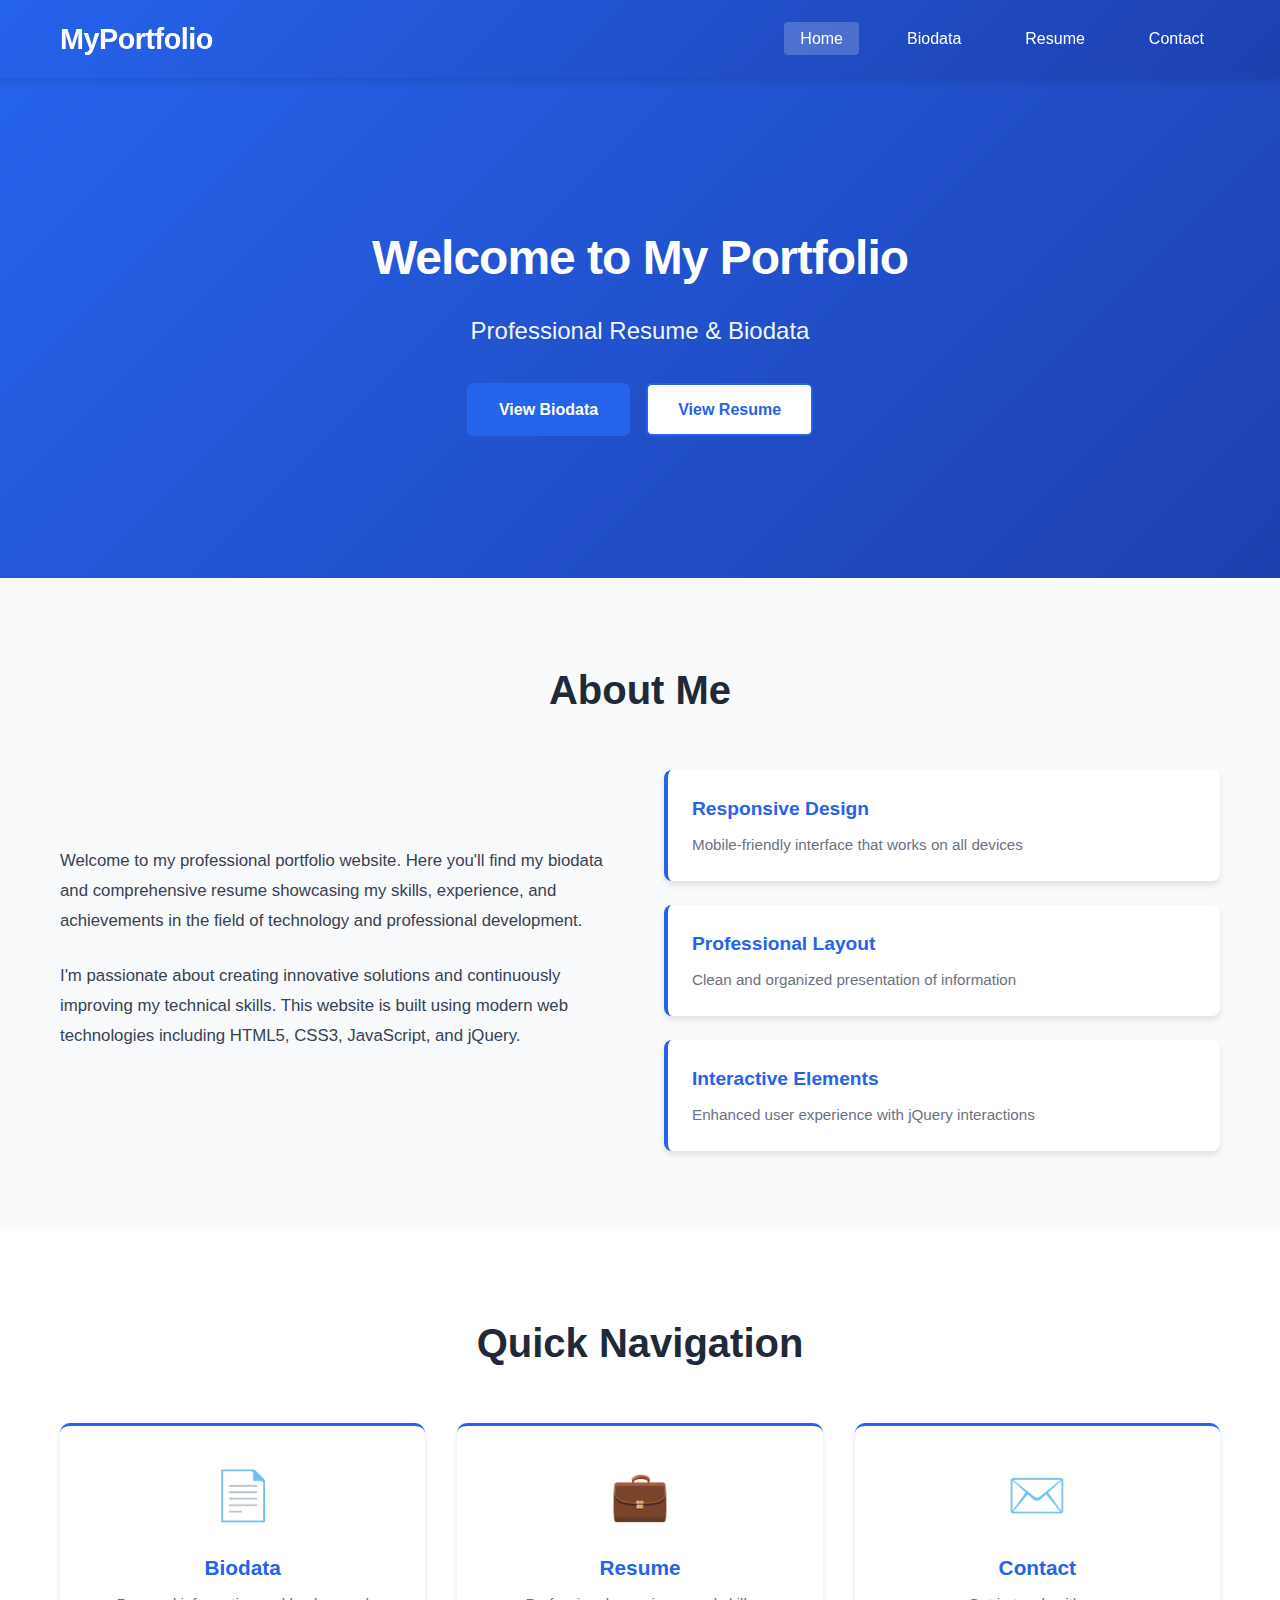
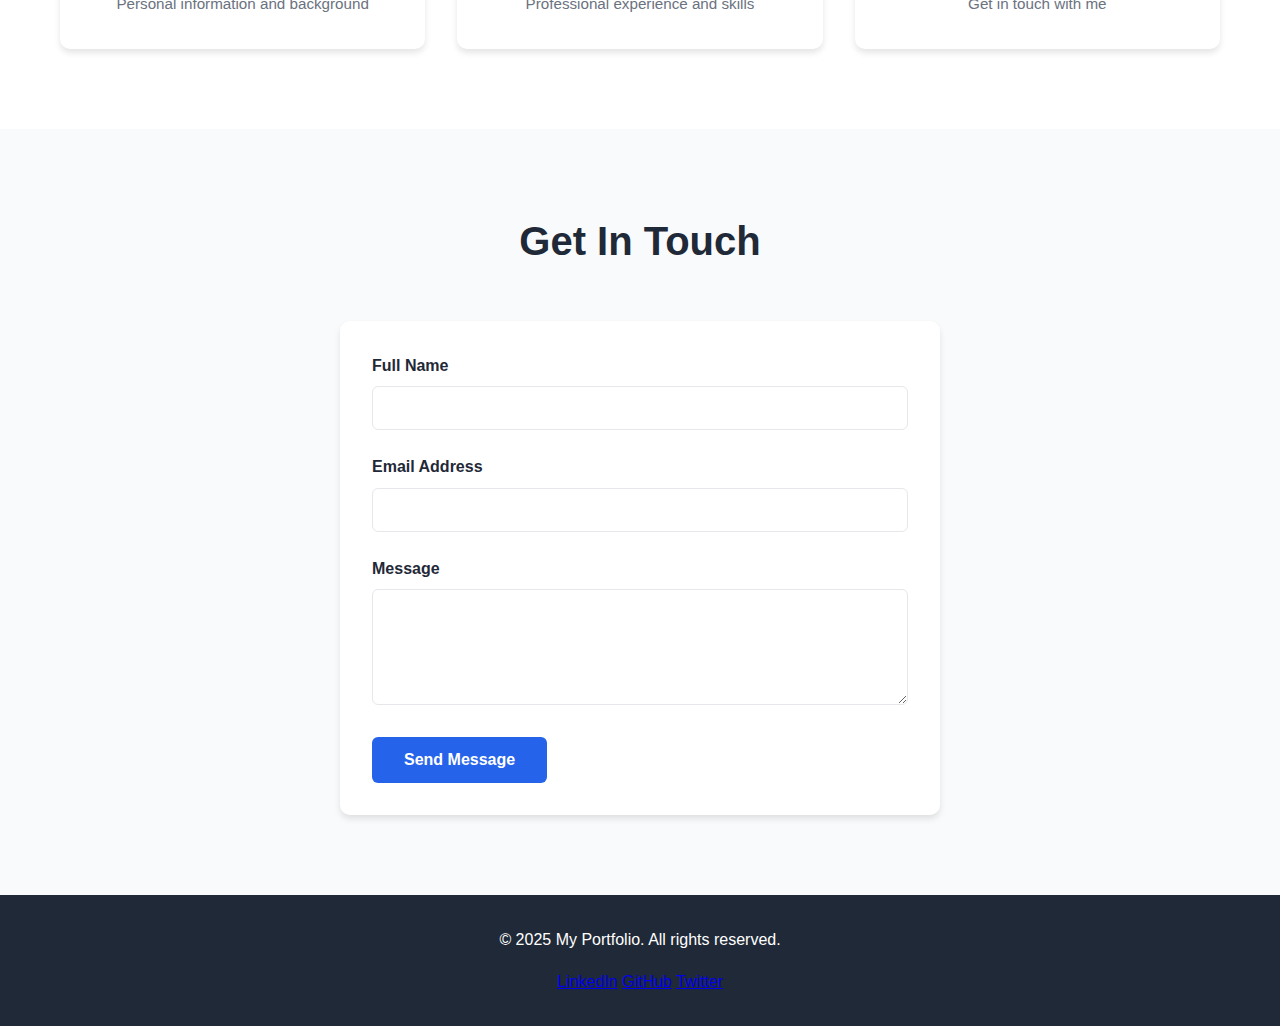
<file: index.html>
<!DOCTYPE html>
<html lang="en">
<head>
    <meta charset="UTF-8">
    <meta name="viewport" content="width=device-width, initial-scale=1.0">
    <title>My Portfolio - Home</title>
    <link rel="stylesheet" href="css/style.css">
    <script src="https://code.jquery.com/jquery-3.6.0.min.js"></script>
</head>
<body>
    <!-- Navigation Bar -->
    <nav class="navbar">
        <div class="navbar-container">
            <div class="logo">
                <h1>MyPortfolio</h1>
            </div>
            <ul class="nav-menu">
                <li><a href="index.html" class="active">Home</a></li>
                <li><a href="biodata.html">Biodata</a></li>
                <li><a href="resume.html">Resume</a></li>
                <li><a href="#contact">Contact</a></li>
            </ul>
            <div class="hamburger">
                <span></span>
                <span></span>
                <span></span>
            </div>
        </div>
    </nav>

    <!-- Hero Section -->
    <section class="hero">
        <div class="hero-content">
            <h1 class="hero-title">Welcome to My Portfolio</h1>
            <p class="hero-subtitle">Professional Resume & Biodata</p>
            <div class="hero-buttons">
                <a href="biodata.html" class="btn btn-primary">View Biodata</a>
                <a href="resume.html" class="btn btn-secondary">View Resume</a>
            </div>
        </div>
    </section>

    <!-- About Section -->
    <section class="about">
        <div class="container">
            <h2>About Me</h2>
            <div class="about-content">
                <div class="about-text">
                    <p>Welcome to my professional portfolio website. Here you'll find my biodata and comprehensive resume showcasing my skills, experience, and achievements in the field of technology and professional development.</p>
                    <p>I'm passionate about creating innovative solutions and continuously improving my technical skills. This website is built using modern web technologies including HTML5, CSS3, JavaScript, and jQuery.</p>
                </div>
                <div class="about-features">
                    <div class="feature-box">
                        <h3>Responsive Design</h3>
                        <p>Mobile-friendly interface that works on all devices</p>
                    </div>
                    <div class="feature-box">
                        <h3>Professional Layout</h3>
                        <p>Clean and organized presentation of information</p>
                    </div>
                    <div class="feature-box">
                        <h3>Interactive Elements</h3>
                        <p>Enhanced user experience with jQuery interactions</p>
                    </div>
                </div>
            </div>
        </div>
    </section>

    <!-- Quick Links Section -->
    <section class="quick-links">
        <div class="container">
            <h2>Quick Navigation</h2>
            <div class="links-grid">
                <a href="biodata.html" class="link-card">
                    <div class="link-icon">📄</div>
                    <h3>Biodata</h3>
                    <p>Personal information and background</p>
                </a>
                <a href="resume.html" class="link-card">
                    <div class="link-icon">💼</div>
                    <h3>Resume</h3>
                    <p>Professional experience and skills</p>
                </a>
                <a href="#contact" class="link-card">
                    <div class="link-icon">✉️</div>
                    <h3>Contact</h3>
                    <p>Get in touch with me</p>
                </a>
            </div>
        </div>
    </section>

    <!-- Contact Section -->
    <section class="contact" id="contact">
        <div class="container">
            <h2>Get In Touch</h2>
            <form class="contact-form" id="contactForm">
                <div class="form-group">
                    <label for="name">Full Name</label>
                    <input type="text" id="name" name="name" required>
                </div>
                <div class="form-group">
                    <label for="email">Email Address</label>
                    <input type="email" id="email" name="email" required>
                </div>
                <div class="form-group">
                    <label for="message">Message</label>
                    <textarea id="message" name="message" rows="5" required></textarea>
                </div>
                <button type="submit" class="btn btn-primary">Send Message</button>
            </form>
            <div id="successMessage" class="success-message" style="display:none;">
                Thank you! Your message has been sent successfully.
            </div>
        </div>
    </section>

    <!-- Footer -->
    <footer class="footer">
        <div class="container">
            <p>&copy; 2025 My Portfolio. All rights reserved.</p>
            <div class="social-links">
                <a href="#" class="social-link">LinkedIn</a>
                <a href="#" class="social-link">GitHub</a>
                <a href="#" class="social-link">Twitter</a>
            </div>
        </div>
    </footer>

    <script src="js/script.js"></script>
</body>
</html>
</file>
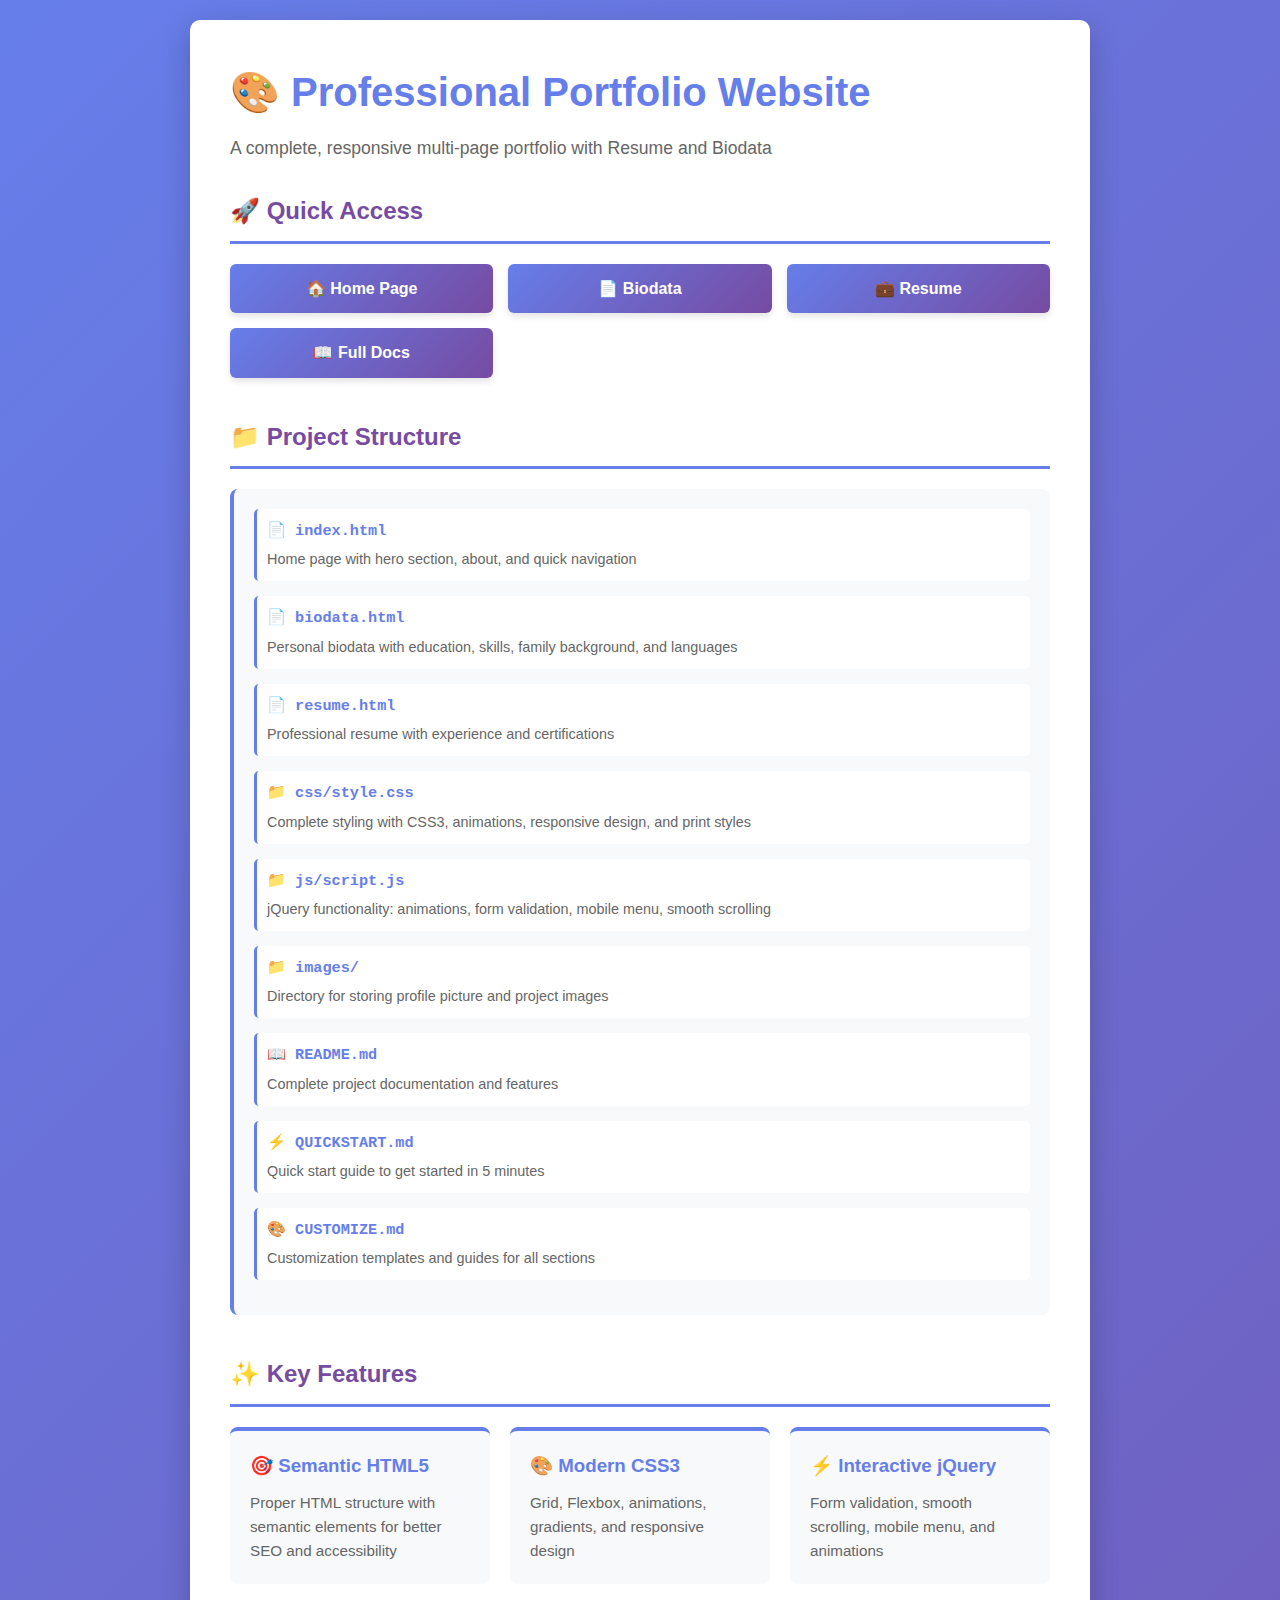
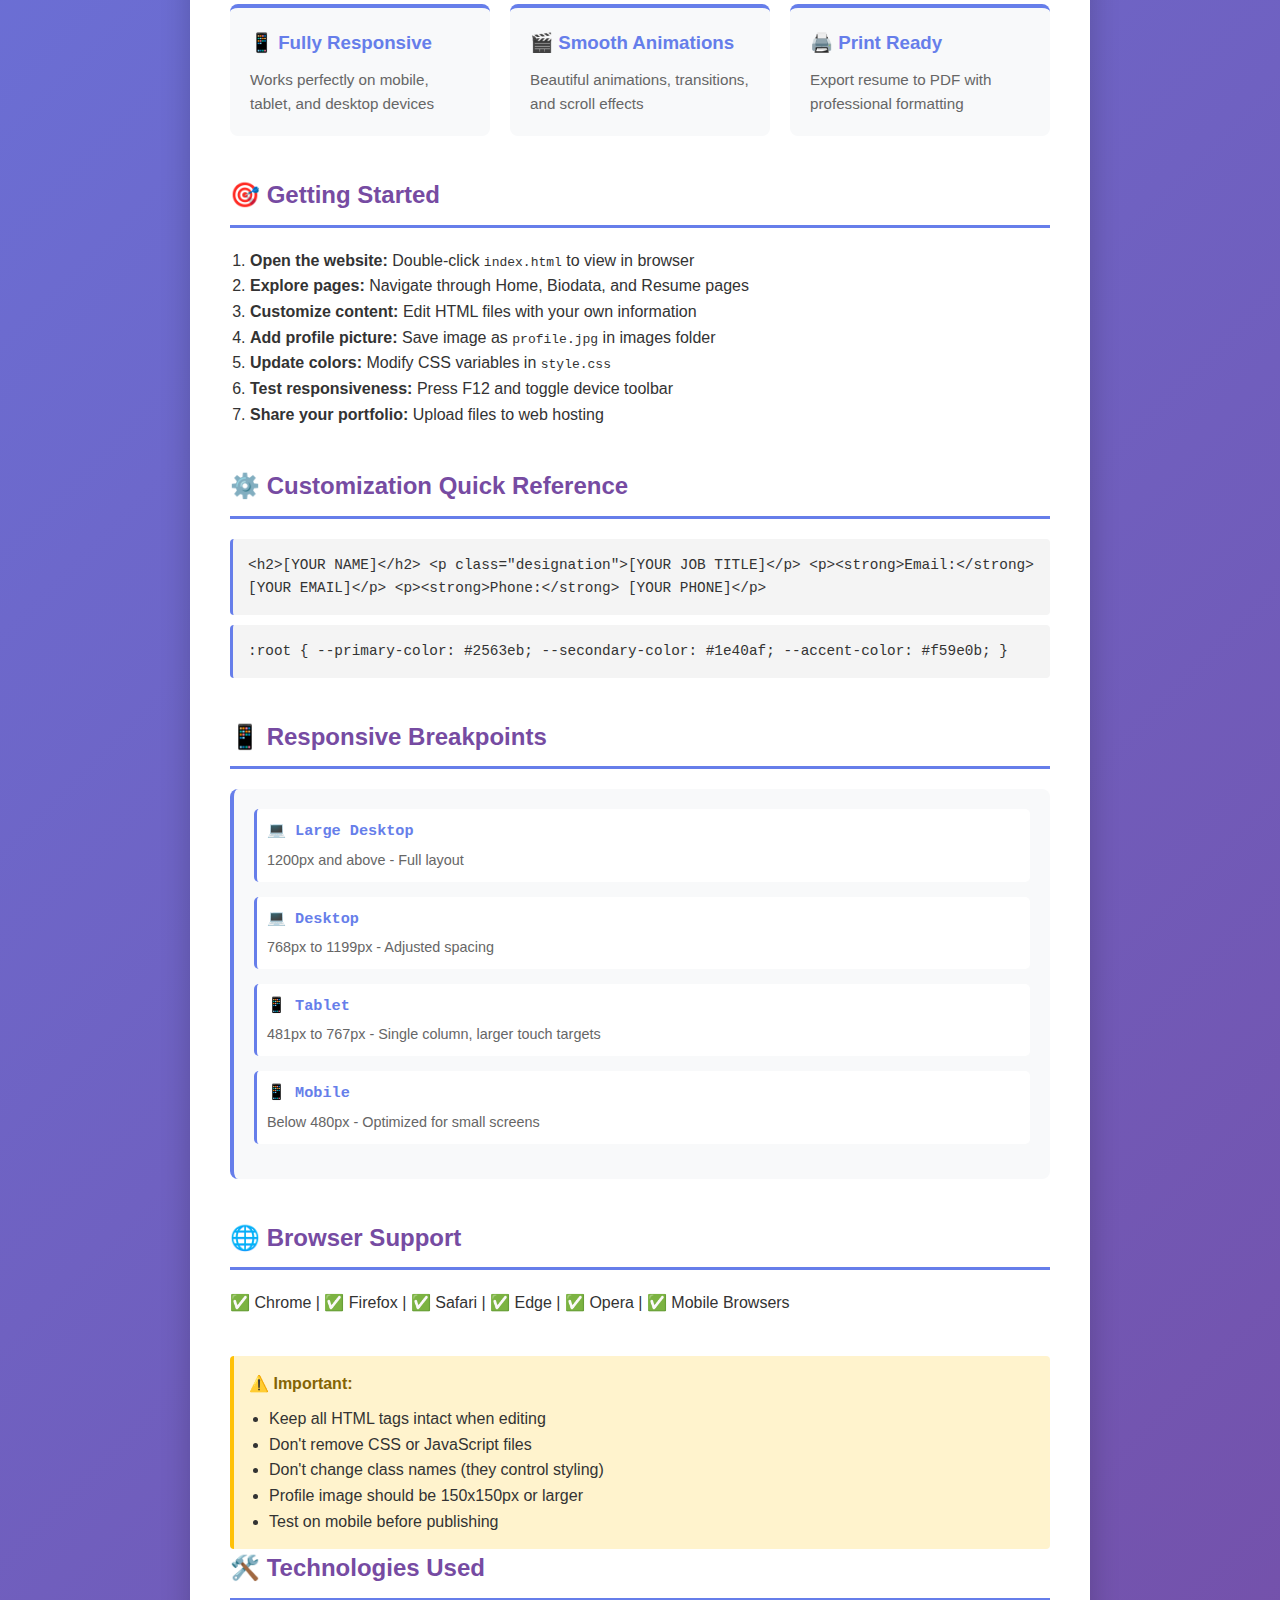
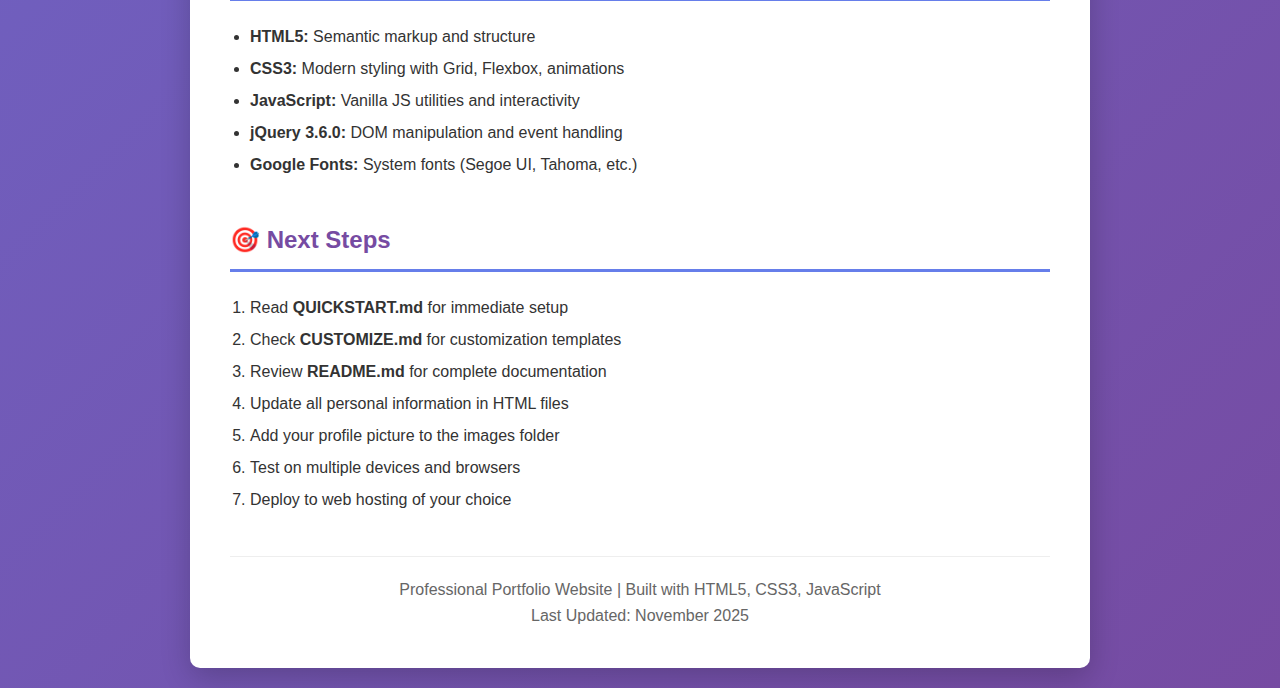
<file: PROJECT_INDEX.html>
<!DOCTYPE html>
<html lang="en">
<head>
    <meta charset="UTF-8">
    <meta name="viewport" content="width=device-width, initial-scale=1.0">
    <title>Portfolio Project - File Index</title>
    <style>
        * {
            margin: 0;
            padding: 0;
            box-sizing: border-box;
        }
        
        body {
            font-family: 'Segoe UI', Tahoma, Geneva, Verdana, sans-serif;
            line-height: 1.6;
            color: #333;
            background: linear-gradient(135deg, #667eea 0%, #764ba2 100%);
            min-height: 100vh;
            padding: 20px;
        }
        
        .container {
            max-width: 900px;
            margin: 0 auto;
            background: white;
            border-radius: 10px;
            padding: 40px;
            box-shadow: 0 10px 30px rgba(0,0,0,0.2);
        }
        
        h1 {
            color: #667eea;
            margin-bottom: 10px;
            font-size: 2.5rem;
        }
        
        .subtitle {
            color: #666;
            margin-bottom: 30px;
            font-size: 1.1rem;
        }
        
        .section {
            margin-bottom: 40px;
        }
        
        .section h2 {
            color: #764ba2;
            border-bottom: 3px solid #667eea;
            padding-bottom: 10px;
            margin-bottom: 20px;
            font-size: 1.5rem;
        }
        
        .file-list {
            background: #f8f9fa;
            padding: 20px;
            border-radius: 8px;
            border-left: 4px solid #667eea;
        }
        
        .file-item {
            margin-bottom: 15px;
            padding: 10px;
            background: white;
            border-radius: 5px;
            border-left: 3px solid #667eea;
        }
        
        .file-name {
            font-weight: bold;
            color: #667eea;
            font-family: 'Courier New', monospace;
            font-size: 0.95rem;
        }
        
        .file-desc {
            color: #666;
            margin-top: 5px;
            font-size: 0.9rem;
        }
        
        .quick-links {
            display: grid;
            grid-template-columns: repeat(auto-fit, minmax(200px, 1fr));
            gap: 15px;
            margin-top: 20px;
        }
        
        .quick-link-btn {
            display: inline-block;
            padding: 12px 20px;
            background: linear-gradient(135deg, #667eea 0%, #764ba2 100%);
            color: white;
            text-decoration: none;
            border-radius: 6px;
            text-align: center;
            font-weight: 600;
            transition: transform 0.3s, box-shadow 0.3s;
            box-shadow: 0 4px 6px rgba(0,0,0,0.1);
        }
        
        .quick-link-btn:hover {
            transform: translateY(-2px);
            box-shadow: 0 6px 12px rgba(0,0,0,0.15);
        }
        
        .features {
            display: grid;
            grid-template-columns: repeat(auto-fit, minmax(250px, 1fr));
            gap: 20px;
            margin-top: 20px;
        }
        
        .feature-box {
            background: #f8f9fa;
            padding: 20px;
            border-radius: 8px;
            border-top: 4px solid #667eea;
        }
        
        .feature-box h3 {
            color: #667eea;
            margin-bottom: 10px;
        }
        
        .feature-box p {
            color: #666;
            font-size: 0.95rem;
        }
        
        .note {
            background: #fff3cd;
            border-left: 4px solid #ffc107;
            padding: 15px;
            border-radius: 4px;
            margin-top: 20px;
        }
        
        .note strong {
            color: #856404;
        }
        
        .code-block {
            background: #f4f4f4;
            border-left: 3px solid #667eea;
            padding: 15px;
            border-radius: 4px;
            font-family: 'Courier New', monospace;
            overflow-x: auto;
            margin-top: 10px;
            font-size: 0.9rem;
        }
        
        footer {
            text-align: center;
            margin-top: 40px;
            padding-top: 20px;
            border-top: 1px solid #eee;
            color: #666;
        }
    </style>
</head>
<body>
    <div class="container">
        <h1>🎨 Professional Portfolio Website</h1>
        <p class="subtitle">A complete, responsive multi-page portfolio with Resume and Biodata</p>
        
        <!-- Quick Access Section -->
        <div class="section">
            <h2>🚀 Quick Access</h2>
            <div class="quick-links">
                <a href="index.html" class="quick-link-btn">🏠 Home Page</a>
                <a href="biodata.html" class="quick-link-btn">📄 Biodata</a>
                <a href="resume.html" class="quick-link-btn">💼 Resume</a>
                <a href="README.md" class="quick-link-btn">📖 Full Docs</a>
            </div>
        </div>

        <!-- Project Structure -->
        <div class="section">
            <h2>📁 Project Structure</h2>
            <div class="file-list">
                <div class="file-item">
                    <div class="file-name">📄 index.html</div>
                    <div class="file-desc">Home page with hero section, about, and quick navigation</div>
                </div>
                <div class="file-item">
                    <div class="file-name">📄 biodata.html</div>
                    <div class="file-desc">Personal biodata with education, skills, family background, and languages</div>
                </div>
                <div class="file-item">
                    <div class="file-name">📄 resume.html</div>
                    <div class="file-desc">Professional resume with experience and certifications</div>
                </div>
                <div class="file-item">
                    <div class="file-name">📁 css/style.css</div>
                    <div class="file-desc">Complete styling with CSS3, animations, responsive design, and print styles</div>
                </div>
                <div class="file-item">
                    <div class="file-name">📁 js/script.js</div>
                    <div class="file-desc">jQuery functionality: animations, form validation, mobile menu, smooth scrolling</div>
                </div>
                <div class="file-item">
                    <div class="file-name">📁 images/</div>
                    <div class="file-desc">Directory for storing profile picture and project images</div>
                </div>
                <div class="file-item">
                    <div class="file-name">📖 README.md</div>
                    <div class="file-desc">Complete project documentation and features</div>
                </div>
                <div class="file-item">
                    <div class="file-name">⚡ QUICKSTART.md</div>
                    <div class="file-desc">Quick start guide to get started in 5 minutes</div>
                </div>
                <div class="file-item">
                    <div class="file-name">🎨 CUSTOMIZE.md</div>
                    <div class="file-desc">Customization templates and guides for all sections</div>
                </div>
            </div>
        </div>

        <!-- Key Features -->
        <div class="section">
            <h2>✨ Key Features</h2>
            <div class="features">
                <div class="feature-box">
                    <h3>🎯 Semantic HTML5</h3>
                    <p>Proper HTML structure with semantic elements for better SEO and accessibility</p>
                </div>
                <div class="feature-box">
                    <h3>🎨 Modern CSS3</h3>
                    <p>Grid, Flexbox, animations, gradients, and responsive design</p>
                </div>
                <div class="feature-box">
                    <h3>⚡ Interactive jQuery</h3>
                    <p>Form validation, smooth scrolling, mobile menu, and animations</p>
                </div>
                <div class="feature-box">
                    <h3>📱 Fully Responsive</h3>
                    <p>Works perfectly on mobile, tablet, and desktop devices</p>
                </div>
                <div class="feature-box">
                    <h3>🎬 Smooth Animations</h3>
                    <p>Beautiful animations, transitions, and scroll effects</p>
                </div>
                <div class="feature-box">
                    <h3>🖨️ Print Ready</h3>
                    <p>Export resume to PDF with professional formatting</p>
                </div>
            </div>
        </div>

        <!-- Getting Started -->
        <div class="section">
            <h2>🎯 Getting Started</h2>
            <ol style="margin-left: 20px; color: #333;">
                <li><strong>Open the website:</strong> Double-click <code>index.html</code> to view in browser</li>
                <li><strong>Explore pages:</strong> Navigate through Home, Biodata, and Resume pages</li>
                <li><strong>Customize content:</strong> Edit HTML files with your own information</li>
                <li><strong>Add profile picture:</strong> Save image as <code>profile.jpg</code> in images folder</li>
                <li><strong>Update colors:</strong> Modify CSS variables in <code>style.css</code></li>
                <li><strong>Test responsiveness:</strong> Press F12 and toggle device toolbar</li>
                <li><strong>Share your portfolio:</strong> Upload files to web hosting</li>
            </ol>
        </div>

        <!-- Customization Quick Reference -->
        <div class="section">
            <h2>⚙️ Customization Quick Reference</h2>
            <div class="code-block">
<!-- In biodata.html: -->
&lt;h2&gt;[YOUR NAME]&lt;/h2&gt;
&lt;p class="designation"&gt;[YOUR JOB TITLE]&lt;/p&gt;
&lt;p&gt;&lt;strong&gt;Email:&lt;/strong&gt; [YOUR EMAIL]&lt;/p&gt;
&lt;p&gt;&lt;strong&gt;Phone:&lt;/strong&gt; [YOUR PHONE]&lt;/p&gt;
            </div>
            <div class="code-block">
<!-- In style.css: -->
:root {
    --primary-color: #2563eb;
    --secondary-color: #1e40af;
    --accent-color: #f59e0b;
}
            </div>
        </div>

        <!-- Responsive Breakpoints -->
        <div class="section">
            <h2>📱 Responsive Breakpoints</h2>
            <div class="file-list">
                <div class="file-item">
                    <div class="file-name">💻 Large Desktop</div>
                    <div class="file-desc">1200px and above - Full layout</div>
                </div>
                <div class="file-item">
                    <div class="file-name">💻 Desktop</div>
                    <div class="file-desc">768px to 1199px - Adjusted spacing</div>
                </div>
                <div class="file-item">
                    <div class="file-name">📱 Tablet</div>
                    <div class="file-desc">481px to 767px - Single column, larger touch targets</div>
                </div>
                <div class="file-item">
                    <div class="file-name">📱 Mobile</div>
                    <div class="file-desc">Below 480px - Optimized for small screens</div>
                </div>
            </div>
        </div>

        <!-- Browser Support -->
        <div class="section">
            <h2>🌐 Browser Support</h2>
            <p>✅ Chrome | ✅ Firefox | ✅ Safari | ✅ Edge | ✅ Opera | ✅ Mobile Browsers</p>
        </div>

        <!-- Important Notes -->
        <div class="note">
            <strong>⚠️ Important:</strong> 
            <ul style="margin-left: 20px; margin-top: 10px;">
                <li>Keep all HTML tags intact when editing</li>
                <li>Don't remove CSS or JavaScript files</li>
                <li>Don't change class names (they control styling)</li>
                <li>Profile image should be 150x150px or larger</li>
                <li>Test on mobile before publishing</li>
            </ul>
        </div>

        <!-- Technologies Used -->
        <div class="section">
            <h2>🛠️ Technologies Used</h2>
            <ul style="margin-left: 20px; color: #333; line-height: 2;">
                <li><strong>HTML5:</strong> Semantic markup and structure</li>
                <li><strong>CSS3:</strong> Modern styling with Grid, Flexbox, animations</li>
                <li><strong>JavaScript:</strong> Vanilla JS utilities and interactivity</li>
                <li><strong>jQuery 3.6.0:</strong> DOM manipulation and event handling</li>
                <li><strong>Google Fonts:</strong> System fonts (Segoe UI, Tahoma, etc.)</li>
            </ul>
        </div>

        <!-- Next Steps -->
        <div class="section">
            <h2>🎯 Next Steps</h2>
            <ol style="margin-left: 20px; color: #333; line-height: 2;">
                <li>Read <strong>QUICKSTART.md</strong> for immediate setup</li>
                <li>Check <strong>CUSTOMIZE.md</strong> for customization templates</li>
                <li>Review <strong>README.md</strong> for complete documentation</li>
                <li>Update all personal information in HTML files</li>
                <li>Add your profile picture to the images folder</li>
                <li>Test on multiple devices and browsers</li>
                <li>Deploy to web hosting of your choice</li>
            </ol>
        </div>

        <footer>
            <p>Professional Portfolio Website | Built with HTML5, CSS3, JavaScript</p>
            <p>Last Updated: November 2025</p>
        </footer>
    </div>
</body>
</html>
</file>
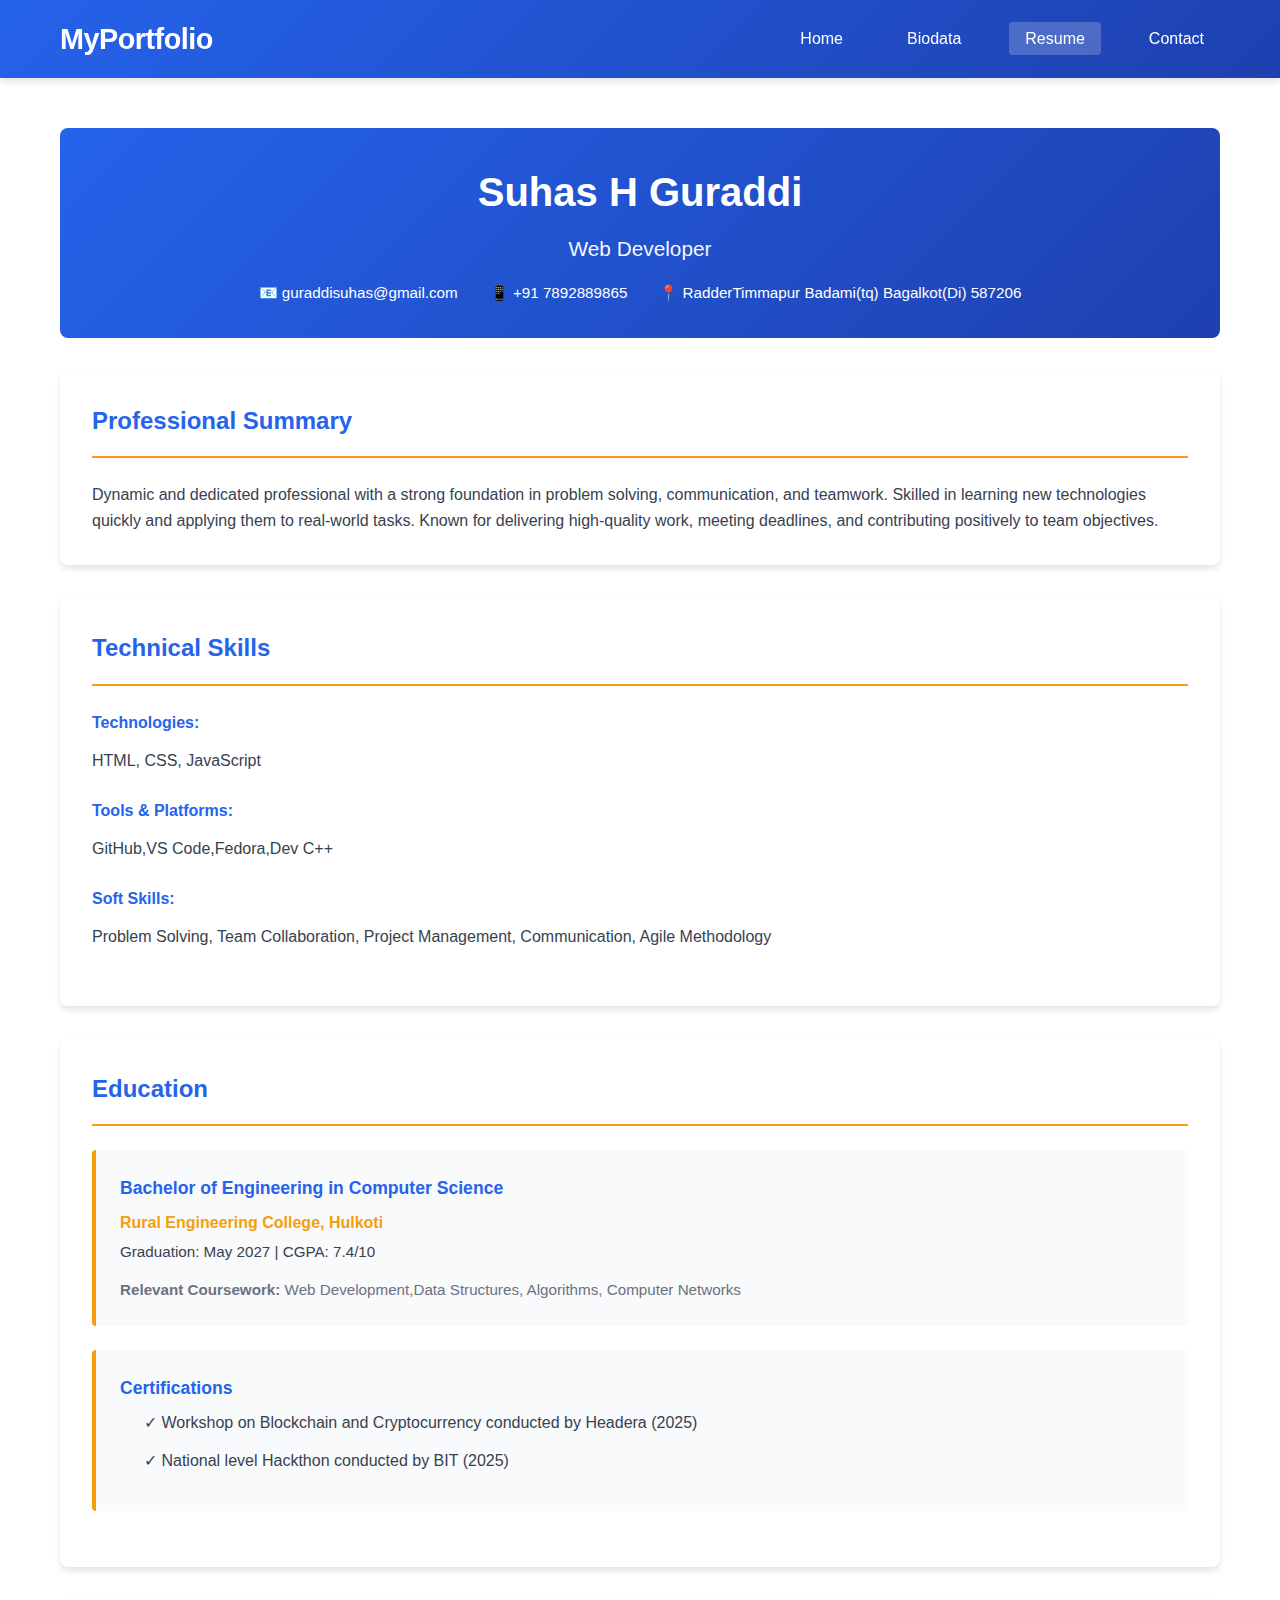
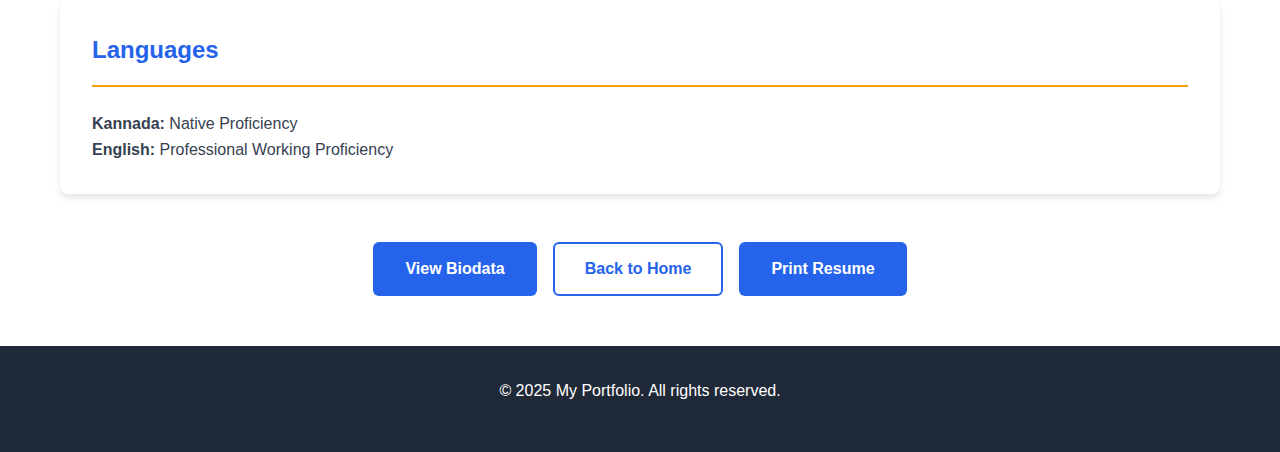
<file: resume.html>
<!DOCTYPE html>
<html lang="en">
<head>
    <meta charset="UTF-8">
    <meta name="viewport" content="width=device-width, initial-scale=1.0">
    <title>Resume - My Portfolio</title>
    <link rel="stylesheet" href="css/style.css">
    <script src="https://code.jquery.com/jquery-3.6.0.min.js"></script>
</head>
<body>
    <!-- Navigation Bar -->
    <nav class="navbar">
        <div class="navbar-container">
            <div class="logo">
                <h1>MyPortfolio</h1>
            </div>
            <ul class="nav-menu">
                <li><a href="index.html">Home</a></li>
                <li><a href="biodata.html">Biodata</a></li>
                <li><a href="resume.html" class="active">Resume</a></li>
                <li><a href="index.html#contact">Contact</a></li>
            </ul>
            <div class="hamburger">
                <span></span>
                <span></span>
                <span></span>
            </div>
        </div>
    </nav>

    <!-- Resume Section -->
    <section class="resume-section">
        <div class="container">
            <div class="resume-header">
                <h1>Suhas H Guraddi</h1>
                <p class="resume-subtitle">Web Developer</p>
                <div class="resume-contact">
                    <span>📧 guraddisuhas@gmail.com</span>
                    <span>📱 +91 7892889865</span>
                    <span>📍 RadderTimmapur Badami(tq) Bagalkot(Di) 587206</span>
                </div>
            </div>

            <!-- Professional Summary -->
            <div class="resume-section-box">
                <h2 class="resume-section-title">Professional Summary</h2>
                <p>Dynamic and dedicated professional with a strong foundation in problem solving, communication, and teamwork. Skilled in learning new technologies quickly and applying them to real-world tasks. Known for delivering high-quality work, meeting deadlines, and contributing positively to team objectives.</p>
            </div>

            <!-- Technical Skills -->
            <div class="resume-section-box">
                <h2 class="resume-section-title">Technical Skills</h2>
                <div class="skills-category">
                    <h4>Technologies:</h4>
                    <p>HTML, CSS, JavaScript</p>
                </div>
                <div class="skills-category">
                    <h4>Tools & Platforms:</h4>
                    <p>GitHub,VS Code,Fedora,Dev C++</p>
                </div>
                <div class="skills-category">
                    <h4>Soft Skills:</h4>
                    <p>Problem Solving, Team Collaboration, Project Management, Communication, Agile Methodology</p>
                </div>
            </div>

            <!-- Education -->
            <div class="resume-section-box">
                <h2 class="resume-section-title">Education</h2>

                <div class="education-item-resume">
                    <h3>Bachelor of Engineering in Computer Science</h3>
                    <p class="institution">Rural Engineering College, Hulkoti</p>
                    <p class="details">Graduation: May 2027 | CGPA: 7.4/10 </p>
                    <p class="coursework"><strong>Relevant Coursework:</strong> Web Development,Data Structures, Algorithms, Computer Networks</p>
                </div>

                <div class="education-item-resume">
                    <h3>Certifications</h3>
                    <div class="certification-list">
                        <p>✓ Workshop on Blockchain and Cryptocurrency conducted by Headera (2025)</p>
                        <p>✓ National level Hackthon conducted by BIT (2025)</p>
                    </div>
                </div>
            </div>

            <!-- Languages -->
            <div class="resume-section-box">
                <h2 class="resume-section-title">Languages</h2>
                <p><strong>Kannada:</strong> Native Proficiency</p>
                <p><strong>English:</strong> Professional Working Proficiency</p>
            </div>

            <!-- Action Buttons -->
            <div class="action-buttons">
                <a href="biodata.html" class="btn btn-primary">View Biodata</a>
                <a href="index.html" class="btn btn-secondary">Back to Home</a>
                <button class="btn btn-primary" id="printBtn">Print Resume</button>
            </div>
        </div>
    </section>

    <!-- Footer -->
    <footer class="footer">
        <div class="container">
            <p>&copy; 2025 My Portfolio. All rights reserved.</p>
        </div>
    </footer>

    <script src="js/script.js"></script>
</body>
</html>
</file>
<file: css/style.css>
/* ============================================
   Global Styles & Variables
   ============================================ */

:root {
    --primary-color: #2563eb;
    --secondary-color: #1e40af;
    --accent-color: #f59e0b;
    --dark-bg: #1f2937;
    --light-bg: #f9fafb;
    --text-color: #374151;
    --border-color: #e5e7eb;
    --success-color: #10b981;
    --warning-color: #f59e0b;
    --error-color: #ef4444;
    --shadow: 0 4px 6px rgba(0, 0, 0, 0.1);
    --shadow-lg: 0 10px 15px rgba(0, 0, 0, 0.15);
}

* {
    margin: 0;
    padding: 0;
    box-sizing: border-box;
}

html {
    scroll-behavior: smooth;
}

body {
    font-family: 'Segoe UI', Tahoma, Geneva, Verdana, sans-serif;
    color: var(--text-color);
    background-color: #ffffff;
    line-height: 1.6;
}

.container {
    max-width: 1200px;
    margin: 0 auto;
    padding: 0 20px;
}

/* ============================================
   Navigation Bar
   ============================================ */

.navbar {
    background: linear-gradient(135deg, var(--primary-color) 0%, var(--secondary-color) 100%);
    padding: 1rem 0;
    position: sticky;
    top: 0;
    z-index: 1000;
    box-shadow: var(--shadow);
}

.navbar-container {
    max-width: 1200px;
    margin: 0 auto;
    padding: 0 20px;
    display: flex;
    justify-content: space-between;
    align-items: center;
}

.logo h1 {
    color: white;
    font-size: 1.8rem;
    font-weight: 700;
    letter-spacing: -0.5px;
}

.nav-menu {
    display: flex;
    list-style: none;
    gap: 2rem;
}

.nav-menu a {
    color: white;
    text-decoration: none;
    font-weight: 500;
    transition: all 0.3s ease;
    padding: 0.5rem 1rem;
    border-radius: 4px;
}

.nav-menu a:hover,
.nav-menu a.active {
    background-color: rgba(255, 255, 255, 0.2);
    transform: translateY(-2px);
}

.hamburger {
    display: none;
    flex-direction: column;
    cursor: pointer;
    gap: 5px;
}

.hamburger span {
    width: 25px;
    height: 3px;
    background-color: white;
    border-radius: 2px;
    transition: 0.3s ease;
}

/* ============================================
   Hero Section
   ============================================ */

.hero {
    background: linear-gradient(135deg, var(--primary-color) 0%, var(--secondary-color) 100%);
    color: white;
    padding: 100px 0;
    text-align: center;
    min-height: 500px;
    display: flex;
    align-items: center;
    justify-content: center;
    animation: slideInDown 0.6s ease-out;
}

@keyframes slideInDown {
    from {
        opacity: 0;
        transform: translateY(-50px);
    }
    to {
        opacity: 1;
        transform: translateY(0);
    }
}

.hero-content {
    max-width: 600px;
}

.hero-title {
    font-size: 3rem;
    margin-bottom: 1rem;
    font-weight: 800;
    letter-spacing: -1px;
}

.hero-subtitle {
    font-size: 1.5rem;
    margin-bottom: 2rem;
    opacity: 0.95;
}

.hero-buttons {
    display: flex;
    gap: 1rem;
    justify-content: center;
    flex-wrap: wrap;
}

/* ============================================
   Buttons
   ============================================ */

.btn {
    display: inline-block;
    padding: 12px 30px;
    border-radius: 6px;
    text-decoration: none;
    font-weight: 600;
    transition: all 0.3s ease;
    border: 2px solid transparent;
    cursor: pointer;
    font-size: 1rem;
}

.btn-primary {
    background-color: var(--primary-color);
    color: white;
}

.btn-primary:hover {
    background-color: var(--secondary-color);
    transform: translateY(-3px);
    box-shadow: var(--shadow-lg);
}

.btn-secondary {
    background-color: white;
    color: var(--primary-color);
    border: 2px solid var(--primary-color);
}

.btn-secondary:hover {
    background-color: var(--light-bg);
    transform: translateY(-3px);
    box-shadow: var(--shadow-lg);
}

/* ============================================
   About Section
   ============================================ */

.about {
    padding: 80px 0;
    background-color: var(--light-bg);
}

.about h2,
.quick-links h2,
.contact h2 {
    font-size: 2.5rem;
    margin-bottom: 3rem;
    text-align: center;
    color: var(--dark-bg);
    font-weight: 700;
}

.about-content {
    display: grid;
    grid-template-columns: 1fr 1fr;
    gap: 3rem;
    align-items: center;
}

.about-text p {
    margin-bottom: 1.5rem;
    font-size: 1.05rem;
    line-height: 1.8;
    color: var(--text-color);
}

.about-features {
    display: flex;
    flex-direction: column;
    gap: 1.5rem;
}

.feature-box {
    background: white;
    padding: 1.5rem;
    border-radius: 8px;
    box-shadow: var(--shadow);
    border-left: 4px solid var(--primary-color);
    transition: all 0.3s ease;
}

.feature-box:hover {
    transform: translateX(10px);
    box-shadow: var(--shadow-lg);
}

.feature-box h3 {
    color: var(--primary-color);
    margin-bottom: 0.5rem;
    font-size: 1.2rem;
}

.feature-box p {
    color: #6b7280;
    font-size: 0.95rem;
}

/* ============================================
   Quick Links Section
   ============================================ */

.quick-links {
    padding: 80px 0;
    background-color: white;
}

.links-grid {
    display: grid;
    grid-template-columns: repeat(auto-fit, minmax(300px, 1fr));
    gap: 2rem;
}

.link-card {
    background: white;
    padding: 2rem;
    border-radius: 10px;
    text-align: center;
    text-decoration: none;
    color: var(--text-color);
    box-shadow: var(--shadow);
    transition: all 0.3s ease;
    border-top: 3px solid var(--primary-color);
}

.link-card:hover {
    transform: translateY(-10px);
    box-shadow: var(--shadow-lg);
}

.link-icon {
    font-size: 3rem;
    margin-bottom: 1rem;
}

.link-card h3 {
    color: var(--primary-color);
    margin-bottom: 0.5rem;
    font-size: 1.3rem;
}

.link-card p {
    color: #6b7280;
    font-size: 0.95rem;
}

/* ============================================
   Contact Section
   ============================================ */

.contact {
    padding: 80px 0;
    background-color: var(--light-bg);
}

.contact-form {
    max-width: 600px;
    margin: 0 auto;
    background: white;
    padding: 2rem;
    border-radius: 10px;
    box-shadow: var(--shadow);
}

.form-group {
    margin-bottom: 1.5rem;
}

.form-group label {
    display: block;
    margin-bottom: 0.5rem;
    font-weight: 600;
    color: var(--dark-bg);
}

.form-group input,
.form-group textarea {
    width: 100%;
    padding: 0.75rem;
    border: 1px solid var(--border-color);
    border-radius: 6px;
    font-family: inherit;
    font-size: 1rem;
    transition: all 0.3s ease;
}

.form-group input:focus,
.form-group textarea:focus {
    outline: none;
    border-color: var(--primary-color);
    box-shadow: 0 0 0 3px rgba(37, 99, 235, 0.1);
}

.success-message {
    text-align: center;
    padding: 1rem;
    background-color: #d1fae5;
    color: #065f46;
    border-radius: 6px;
    font-weight: 500;
    margin-top: 1rem;
}

/* ============================================
   Footer
   ============================================ */

.footer {
    background-color: var(--dark-bg);
    color: white;
    padding: 2rem 0;
    text-align: center;
    margin-top: 0;
}

.footer p {
    margin-bottom: 1rem;
}




/* ============================================
   Biodata Page Styles
   ============================================ */

.biodata-section {
    padding: 50px 0;
    min-height: calc(100vh - 100px);
}

.page-title {
    font-size: 2.5rem;
    text-align: center;
    margin-bottom: 3rem;
    color: var(--dark-bg);
    font-weight: 700;
}

.biodata-container {
    margin-bottom: 3rem;
}

.profile-card {
    background: linear-gradient(135deg, var(--primary-color) 0%, var(--secondary-color) 100%);
    color: white;
    padding: 2rem;
    border-radius: 10px;
    text-align: center;
    margin-bottom: 2rem;
    display: grid;
    grid-template-columns: auto 1fr;
    gap: 2rem;
    align-items: center;
    box-shadow: var(--shadow-lg);
}

.profile-image {
    width: 150px;
    height: 150px;
    border-radius: 50%;
    overflow: hidden;
    border: 4px solid white;
    flex-shrink: 0;
}

.profile-image img {
    width: 100%;
    height: 100%;
    object-fit: cover;
}

.profile-info h2 {
    font-size: 2rem;
    margin-bottom: 0.5rem;
    color: white;
}

.designation {
    font-size: 1.2rem;
    opacity: 0.95;
    margin-bottom: 0.5rem;
}

.location {
    font-size: 1rem;
    opacity: 0.9;
}

.biodata-content {
    display: grid;
    gap: 2rem;
}

.section-box {
    background: white;
    padding: 2rem;
    border-radius: 8px;
    box-shadow: var(--shadow);
    animation: fadeIn 0.5s ease-out;
}

@keyframes fadeIn {
    from {
        opacity: 0;
        transform: translateY(20px);
    }
    to {
        opacity: 1;
        transform: translateY(0);
    }
}

.section-title {
    font-size: 1.5rem;
    color: var(--primary-color);
    margin-bottom: 1.5rem;
    padding-bottom: 1rem;
    border-bottom: 2px solid var(--accent-color);
    font-weight: 700;
}

.info-grid {
    display: grid;
    grid-template-columns: repeat(auto-fit, minmax(250px, 1fr));
    gap: 1.5rem;
}

.info-item label {
    font-weight: 700;
    color: var(--primary-color);
    display: block;
    margin-bottom: 0.3rem;
}

.info-item p {
    color: var(--text-color);
    font-size: 1rem;
}

.education-item,
.education-item-resume {
    padding: 1.5rem;
    border-left: 4px solid var(--accent-color);
    background-color: var(--light-bg);
    border-radius: 4px;
    margin-bottom: 1.5rem;
}

.education-item h4,
.education-item-resume h3 {
    color: var(--primary-color);
    margin-bottom: 0.5rem;
    font-size: 1.1rem;
}

.institution {
    color: var(--accent-color);
    font-weight: 600;
    margin-bottom: 0.3rem;
}

.period {
    color: #9ca3af;
    font-size: 0.9rem;
    margin-bottom: 0.5rem;
}

.description,
.details {
    color: var(--text-color);
    font-size: 0.95rem;
}

.skills-group,
.skills-category {
    margin-bottom: 1.5rem;
}

.skills-group h4,
.skills-category h4 {
    color: var(--primary-color);
    margin-bottom: 0.8rem;
    font-weight: 600;
}

.skills-list,
.hobbies-list {
    display: flex;
    flex-wrap: wrap;
    gap: 0.8rem;
}

.skill-tag,
.hobby-tag {
    background: linear-gradient(135deg, var(--primary-color) 0%, var(--secondary-color) 100%);
    color: white;
    padding: 0.5rem 1rem;
    border-radius: 20px;
    font-size: 0.9rem;
    font-weight: 500;
    transition: all 0.3s ease;
}

.skill-tag:hover,
.hobby-tag:hover {
    transform: scale(1.05);
    box-shadow: var(--shadow);
}

.family-info p {
    margin-bottom: 0.8rem;
    line-height: 1.8;
}

.family-info strong {
    color: var(--primary-color);
}

.language-item {
    margin-bottom: 1.5rem;
}

.language-header {
    display: flex;
    justify-content: space-between;
    margin-bottom: 0.5rem;
    font-weight: 600;
}

.language-header span {
    color: var(--primary-color);
}

.proficiency {
    color: var(--accent-color);
    font-size: 0.9rem;
}

.progress-bar {
    width: 100%;
    height: 8px;
    background-color: var(--border-color);
    border-radius: 4px;
    overflow: hidden;
}

.progress {
    height: 100%;
    background: linear-gradient(90deg, var(--primary-color) 0%, var(--accent-color) 100%);
    transition: width 0.5s ease;
}

.contact-info p {
    margin-bottom: 0.8rem;
    line-height: 1.8;
}

.contact-info strong {
    color: var(--primary-color);
}

/* ============================================
   Resume Page Styles
   ============================================ */

.resume-section {
    padding: 50px 0;
    min-height: calc(100vh - 100px);
}

.resume-header {
    text-align: center;
    padding: 2rem;
    background: linear-gradient(135deg, var(--primary-color) 0%, var(--secondary-color) 100%);
    color: white;
    border-radius: 8px;
    margin-bottom: 2rem;
}

.resume-header h1 {
    font-size: 2.5rem;
    margin-bottom: 0.5rem;
}

.resume-subtitle {
    font-size: 1.3rem;
    opacity: 0.95;
    margin-bottom: 1rem;
}

.resume-contact {
    display: flex;
    justify-content: center;
    gap: 2rem;
    flex-wrap: wrap;
    font-size: 0.95rem;
}

.resume-section-box {
    background: white;
    padding: 2rem;
    border-radius: 8px;
    box-shadow: var(--shadow);
    margin-bottom: 2rem;
    animation: fadeIn 0.5s ease-out;
}

.resume-section-title {
    font-size: 1.5rem;
    color: var(--primary-color);
    margin-bottom: 1.5rem;
    padding-bottom: 1rem;
    border-bottom: 2px solid var(--accent-color);
    font-weight: 700;
}

.experience-item {
    padding: 1.5rem;
    border-left: 4px solid var(--accent-color);
    background-color: var(--light-bg);
    border-radius: 4px;
    margin-bottom: 1.5rem;
}

.experience-header {
    display: flex;
    justify-content: space-between;
    align-items: center;
    margin-bottom: 0.5rem;
    flex-wrap: wrap;
    gap: 1rem;
}

.experience-header h3 {
    color: var(--primary-color);
    font-size: 1.2rem;
}

.date {
    background: var(--accent-color);
    color: white;
    padding: 0.3rem 0.8rem;
    border-radius: 20px;
    font-size: 0.85rem;
    font-weight: 600;
}


.certification-list p {
    margin-bottom: 0.8rem;
    padding-left: 1.5rem;
    position: relative;
}

.certification-list p:before {
    content: "";
    position: absolute;
    left: 0;
}

.coursework {
    color: #6b7280;
    font-size: 0.95rem;
    margin-top: 0.8rem;
}




.action-buttons {
    display: flex;
    gap: 1rem;
    justify-content: center;
    margin-top: 3rem;
    flex-wrap: wrap;
}

/* ============================================
   Print Styles
   ============================================ */

@media print {
    .navbar,
    .footer,
    .action-buttons {
        display: none;
    }

    body {
        background-color: white;
    }

    .resume-section,
    .biodata-section {
        padding: 0;
    }

    .resume-section-box,
    .section-box {
        box-shadow: none;
        page-break-inside: avoid;
        border: 1px solid var(--border-color);
    }
}

/* ============================================
   Responsive Design
   ============================================ */

@media (max-width: 768px) {
    .hamburger {
        display: flex;
    }

    .nav-menu {
        position: fixed;
        left: -100%;
        top: 70px;
        flex-direction: column;
        background-color: var(--secondary-color);
        width: 100%;
        text-align: center;
        transition: 0.3s;
        box-shadow: var(--shadow);
        gap: 0;
    }

    .nav-menu.active {
        left: 0;
    }

    .nav-menu li {
        padding: 1rem 0;
        border-bottom: 1px solid rgba(255, 255, 255, 0.1);
    }

    .hero-title {
        font-size: 2rem;
    }

    .hero-subtitle {
        font-size: 1.2rem;
    }

    .hero {
        padding: 60px 0;
        min-height: auto;
    }

    .about h2,
    .quick-links h2,
    .contact h2,
    .page-title {
        font-size: 1.8rem;
        margin-bottom: 2rem;
    }

    .about-content {
        grid-template-columns: 1fr;
        gap: 2rem;
    }

    .profile-card {
        grid-template-columns: 1fr;
        gap: 1rem;
    }

    .profile-image {
        width: 120px;
        height: 120px;
        margin: 0 auto;
    }

    .resume-header {
        padding: 1.5rem;
    }

    .resume-header h1 {
        font-size: 1.8rem;
    }

    .resume-contact {
        gap: 1rem;
        font-size: 0.85rem;
    }

    .info-grid {
        grid-template-columns: 1fr;
        gap: 1rem;
    }

    .experience-header {
        flex-direction: column;
        align-items: flex-start;
    }

    .about,
    .quick-links,
    .contact,
    .biodata-section,
    .resume-section {
        padding: 40px 0;
    }

    .section-box,
    .resume-section-box,
    .contact-form {
        padding: 1.5rem;
    }
}

@media (max-width: 480px) {
    .hero-title {
        font-size: 1.5rem;
    }

    .hero-subtitle {
        font-size: 1rem;
    }

    .logo h1 {
        font-size: 1.3rem;
    }

    .about h2,
    .quick-links h2,
    .contact h2,
    .page-title,
    .resume-header h1 {
        font-size: 1.5rem;
    }

    .resume-header {
        padding: 1rem;
    }

    .resume-header h1 {
        font-size: 1.5rem;
    }

    .resume-subtitle {
        font-size: 1rem;
    }

    .resume-contact {
        flex-direction: column;
        gap: 0.5rem;
    }

    .resume-contact span {
        display: block;
    }

    .section-title,
    .resume-section-title {
        font-size: 1.2rem;
        margin-bottom: 1rem;
    }

    .hero-buttons {
        gap: 0.5rem;
    }

    .btn {
        padding: 10px 20px;
        font-size: 0.9rem;
    }

    .action-buttons {
        gap: 0.5rem;
    }

    .links-grid {
        grid-template-columns: 1fr;
    }

    .skill-tag,
    .hobby-tag {
        font-size: 0.8rem;
        padding: 0.4rem 0.8rem;
    }
}
</file>
